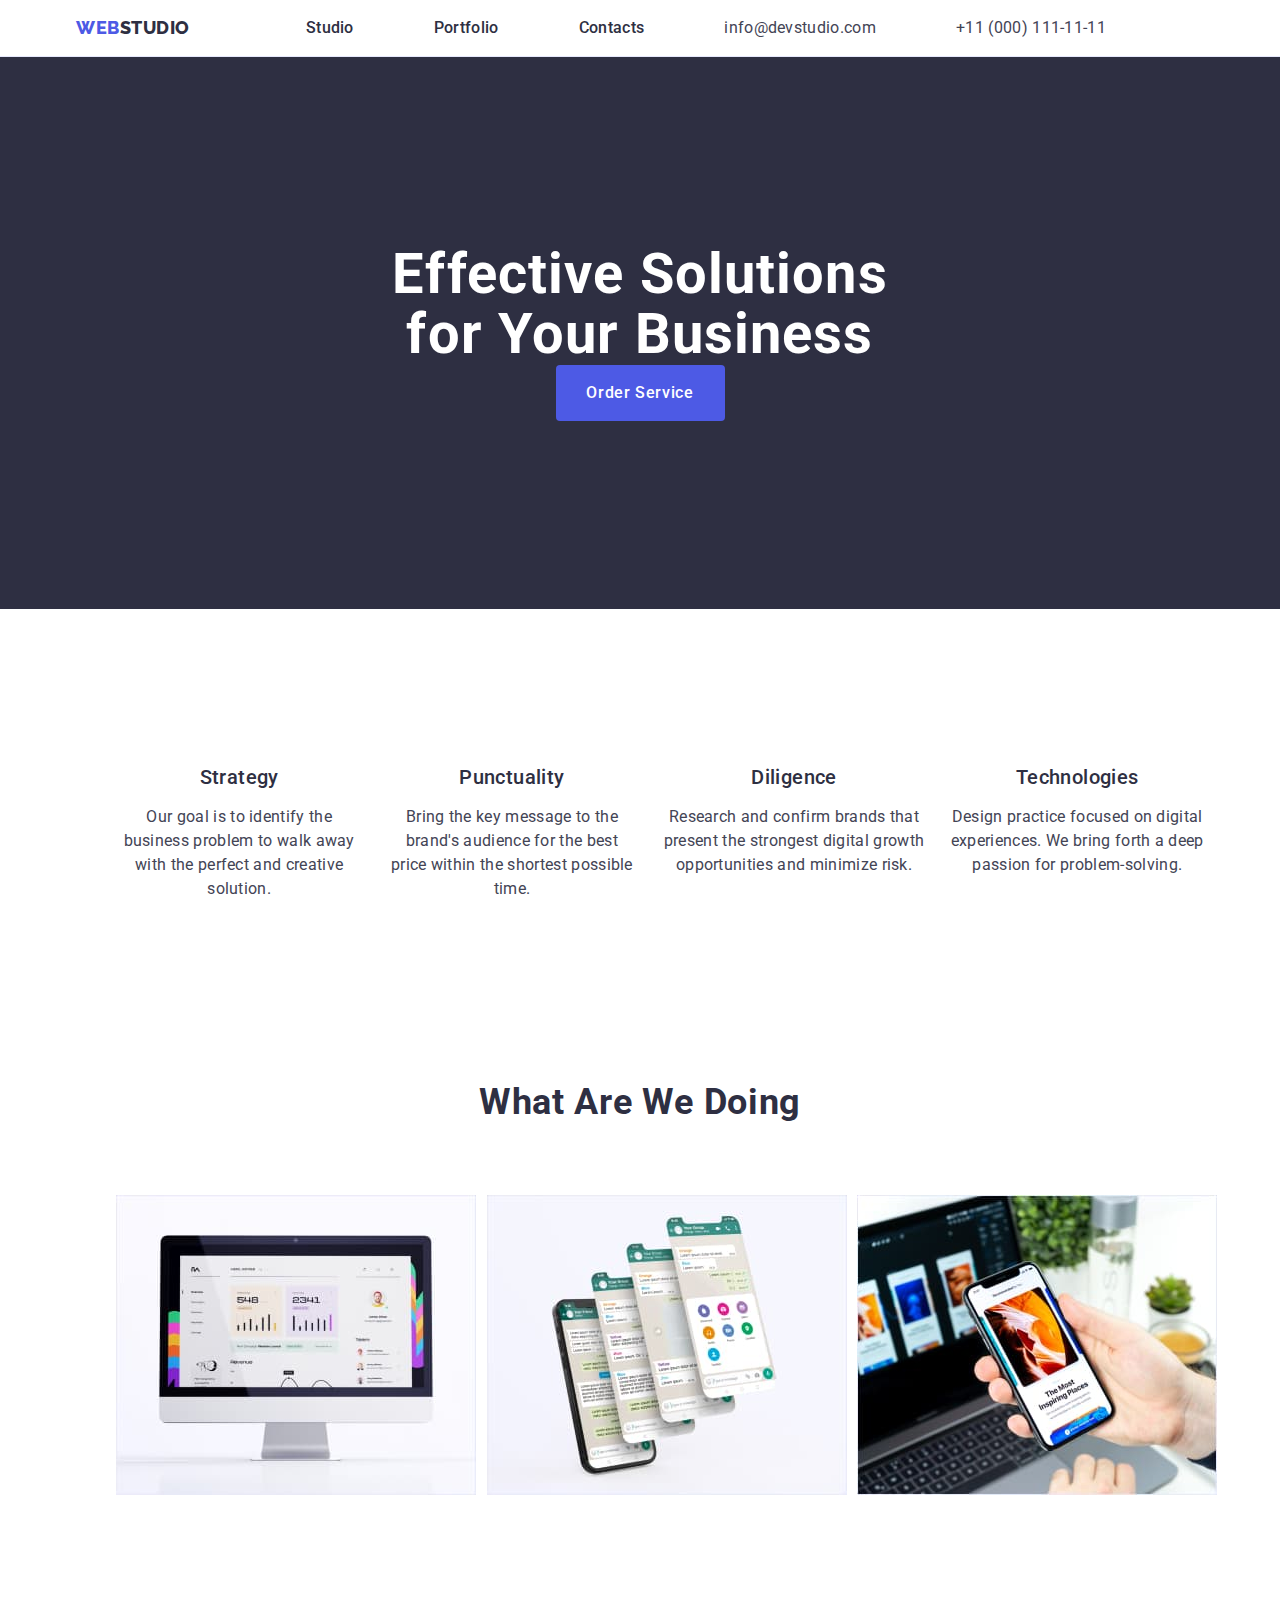
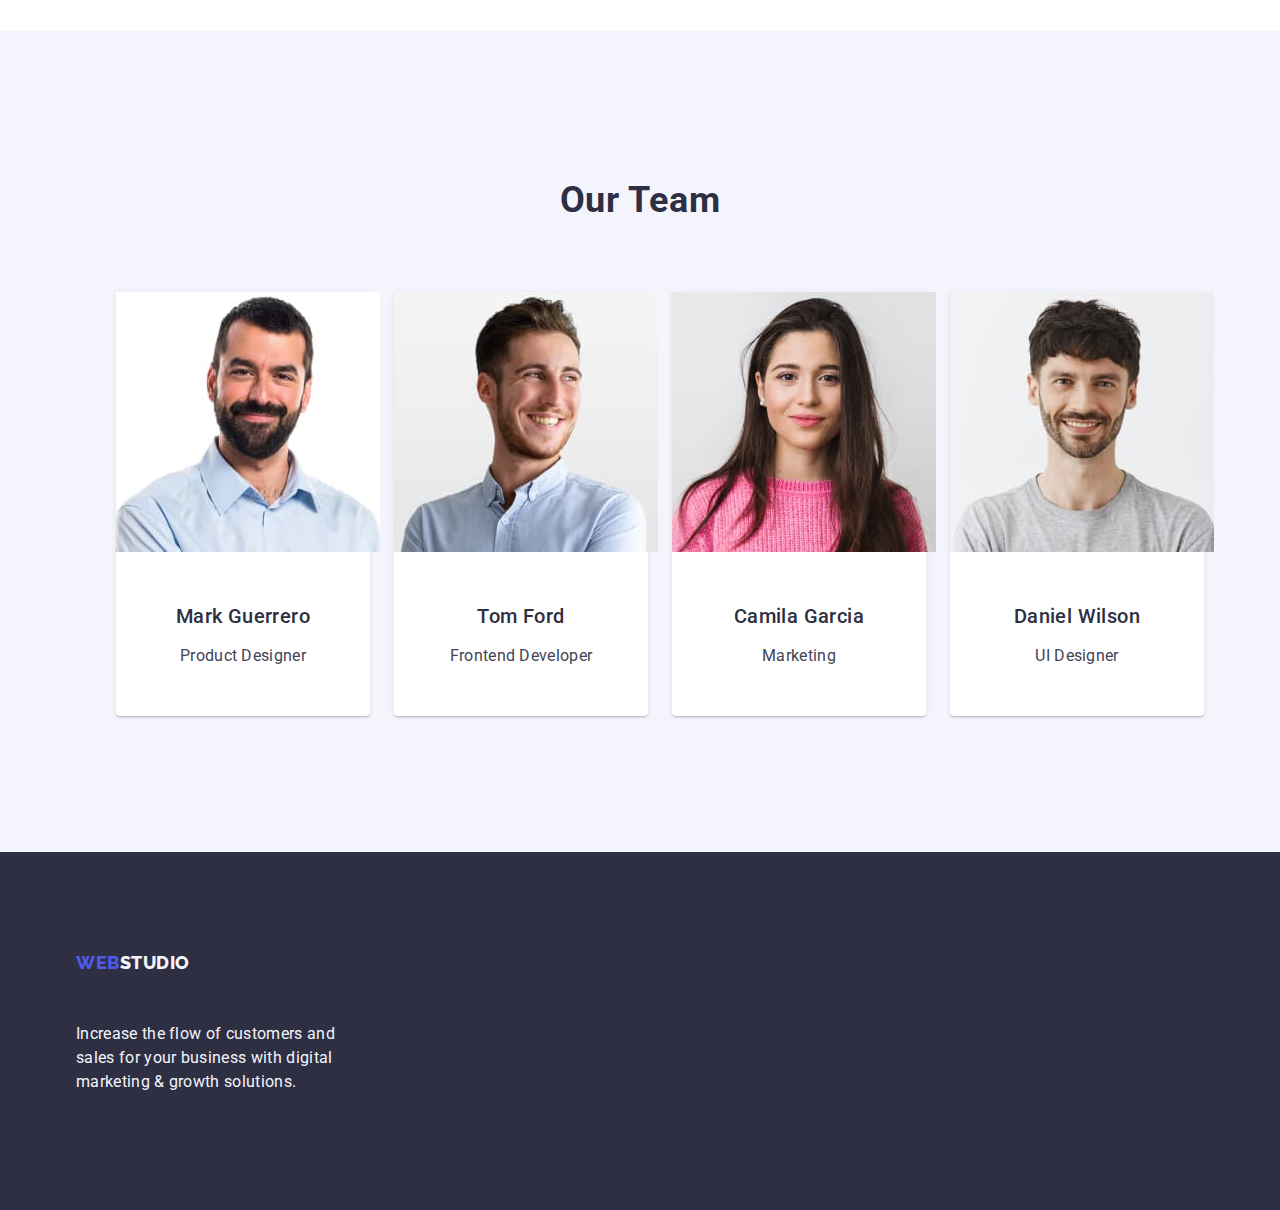
<file: index.html>
<!DOCTYPE html>
<html lang="en">
  <head>
    <meta charset="UTF-8" />
    <meta name="viewport" content="width=device-width, initial-scale=1.0" />
    <title>WebStudio</title>

    <link rel="preconnect" href="https://fonts.googleapis.com" />
    <link rel="preconnect" href="https://fonts.gstatic.com" crossorigin />
    <link
      href="https://fonts.googleapis.com/css2?family=Raleway:wght@800&family=Roboto:wght@400;500;700;900&display=swap"
      rel="stylesheet"
    />

    <link
    href=https://cdnjs.cloudflare.com/ajax/libs/modern-normalize/2.0.0/modern-normalize.min.css
    rel="stylesheet" />

    <link rel="stylesheet" href="./css/style.css" />
  </head>
  <body>
    <!--Hero section-->
    <header class="header-container">
      <!--Logo-->
      <div class="header-section container">
        <nav class="nav-elements">
          <a class="logo link" href="./index.html"
            >Web<span class="second-logo-part">Studio</span></a
          >
          <ul class="menu">
            <li class="list-items">
              <a class="nav-link link" href="./index.html">Studio</a>
            </li>
            <li class="list-items">
              <a class="nav-link link" href="./portfolio.html">Portfolio</a>
            </li>
            <li class="list-items">
              <a class="nav-link link" href="">Contacts</a>
            </li>
          </ul>
        </nav>
        <!--Contacts-->
        <address class="contacts-section">
          <ul class="menu">
            <li class="list-items">
              <a class="address-link link" href="mailto:info@devstudio.com"
                >info@devstudio.com</a
              >
            </li>
            <li class="list-items">
              <a class="address-link link" href="tel:+110001111111"
                >+11 (000) 111-11-11</a
              >
            </li>
          </ul>
        </address>
      </div>
    </header>
    <main>
      <!--Title-->
      <section class="first-section">
        <div class="container">
          <h1 class="hero-content">Effective Solutions for Your Business</h1>
          <button class="btn-order-service" type="button">Order Service</button>
        </div>
      </section>
      <!--Bussiness abilities-->
      <section class="second-section">
        <div class="container">
          <h2 class="visually-hidden">Strategy</h2>
          <ul class="list">
            <li class-="list-elements">
              <h3 class="subtitles">Strategy</h3>
              <p class="paragraph-subtitles">
                Our goal is to identify the business problem to walk away with
                the perfect and creative solution.
              </p>
            </li>
            <li class-="list-elements">
              <h3 class="subtitles">Punctuality</h3>
              <p class="paragraph-subtitles">
                Bring the key message to the brand's audience for the best price
                within the shortest possible time.
              </p>
            </li>
            <li class-="list-elements">
              <h3 class="subtitles">Diligence</h3>
              <p class="paragraph-subtitles">
                Research and confirm brands that present the strongest digital
                growth opportunities and minimize risk.
              </p>
            </li>
            <li class-="list-elements">
              <h3 class="subtitles">Technologies</h3>
              <p class="paragraph-subtitles">
                Design practice focused on digital experiences. We bring forth a
                deep passion for problem-solving.
              </p>
            </li>
          </ul>
        </div>
      </section>
      <!--Work description-->
      <section class="third-section">
        <div class="container">
          <h2 class="titles">What are we doing</h2>
          <ul class="list">
            <li class="third-section-images">
              <a class="link" href="www.">
                <img
                  src="./images/computerscreen.jpg"
                  alt="computerscreen"
                  width="360"
                />
              </a>
            </li>
            <li class="third-section-images">
              <a class="link" href="www.">
                <img src="./images/phoneapp.jpg" alt="phoneapp" width="360" />
              </a>
            </li>
            <li class="third-section-images">
              <a class="link" href="www.">
                <img
                  src="./images/phonescreen.jpg"
                  alt="phonescreen"
                  width="360"
                />
              </a>
            </li>
          </ul>
        </div>
      </section>
      <!--Team details-->
      <section class="forth-section">
        <div class="container">
          <h2 class="titles">Our Team</h2>
          <ul class="list">
            <li class="forth-section-images">
              <img
                src="./images/markguerrero.jpg"
                alt="Mark Guerrero"
                width="264"
              />
              <div class="team-details">
                <h3 class="subtitles">Mark Guerrero</h3>
                <p class="paragraph-subtitles">Product Designer</p>
              </div>
              <a class="link" href="www."> </a>
            </li>
            <li class="forth-section-images">
              <img src="./images/tomford.jpg" alt="Tom Ford" width="264" />
              <div class="team-details">
                <h3 class="subtitles">Tom Ford</h3>
                <p class="paragraph-subtitles">Frontend Developer</p>
              </div>
              <a class="link" href="www."> </a>
            </li>
            <li class="forth-section-images">
              <img
                src="./images/camilagarcia.jpg"
                alt="Camila Garcia"
                width="264"
              />
              <div class="team-details">
                <h3 class="subtitles">Camila Garcia</h3>
                <p class="paragraph-subtitles">Marketing</p>
              </div>
              <a class="link" href="www."> </a>
            </li>
            <li class="forth-section-images">
              <img
                src="./images/danielwilson.jpg"
                alt="Daniel Wilson"
                width="264"
              />
              <div class="team-details">
                <h3 class="subtitles">Daniel Wilson</h3>
                <p class="paragraph-subtitles">UI Designer</p>
              </div>
              <a class="link" href="www."> </a>
            </li>
          </ul>
        </div>
      </section>
    </main>
    <!--Contacts-->
    <footer class="footer-section">
      <div class="container">
        <a class="footer-logo logo link" href="./index.html"
          >Web<span class="footer-logo">Studio</span></a
        >
        <p class="promote-site">
          Increase the flow of customers and sales for your business with
          digital marketing & growth solutions.
        </p>
      </div>
    </footer>
  </body>
</html>
</file>
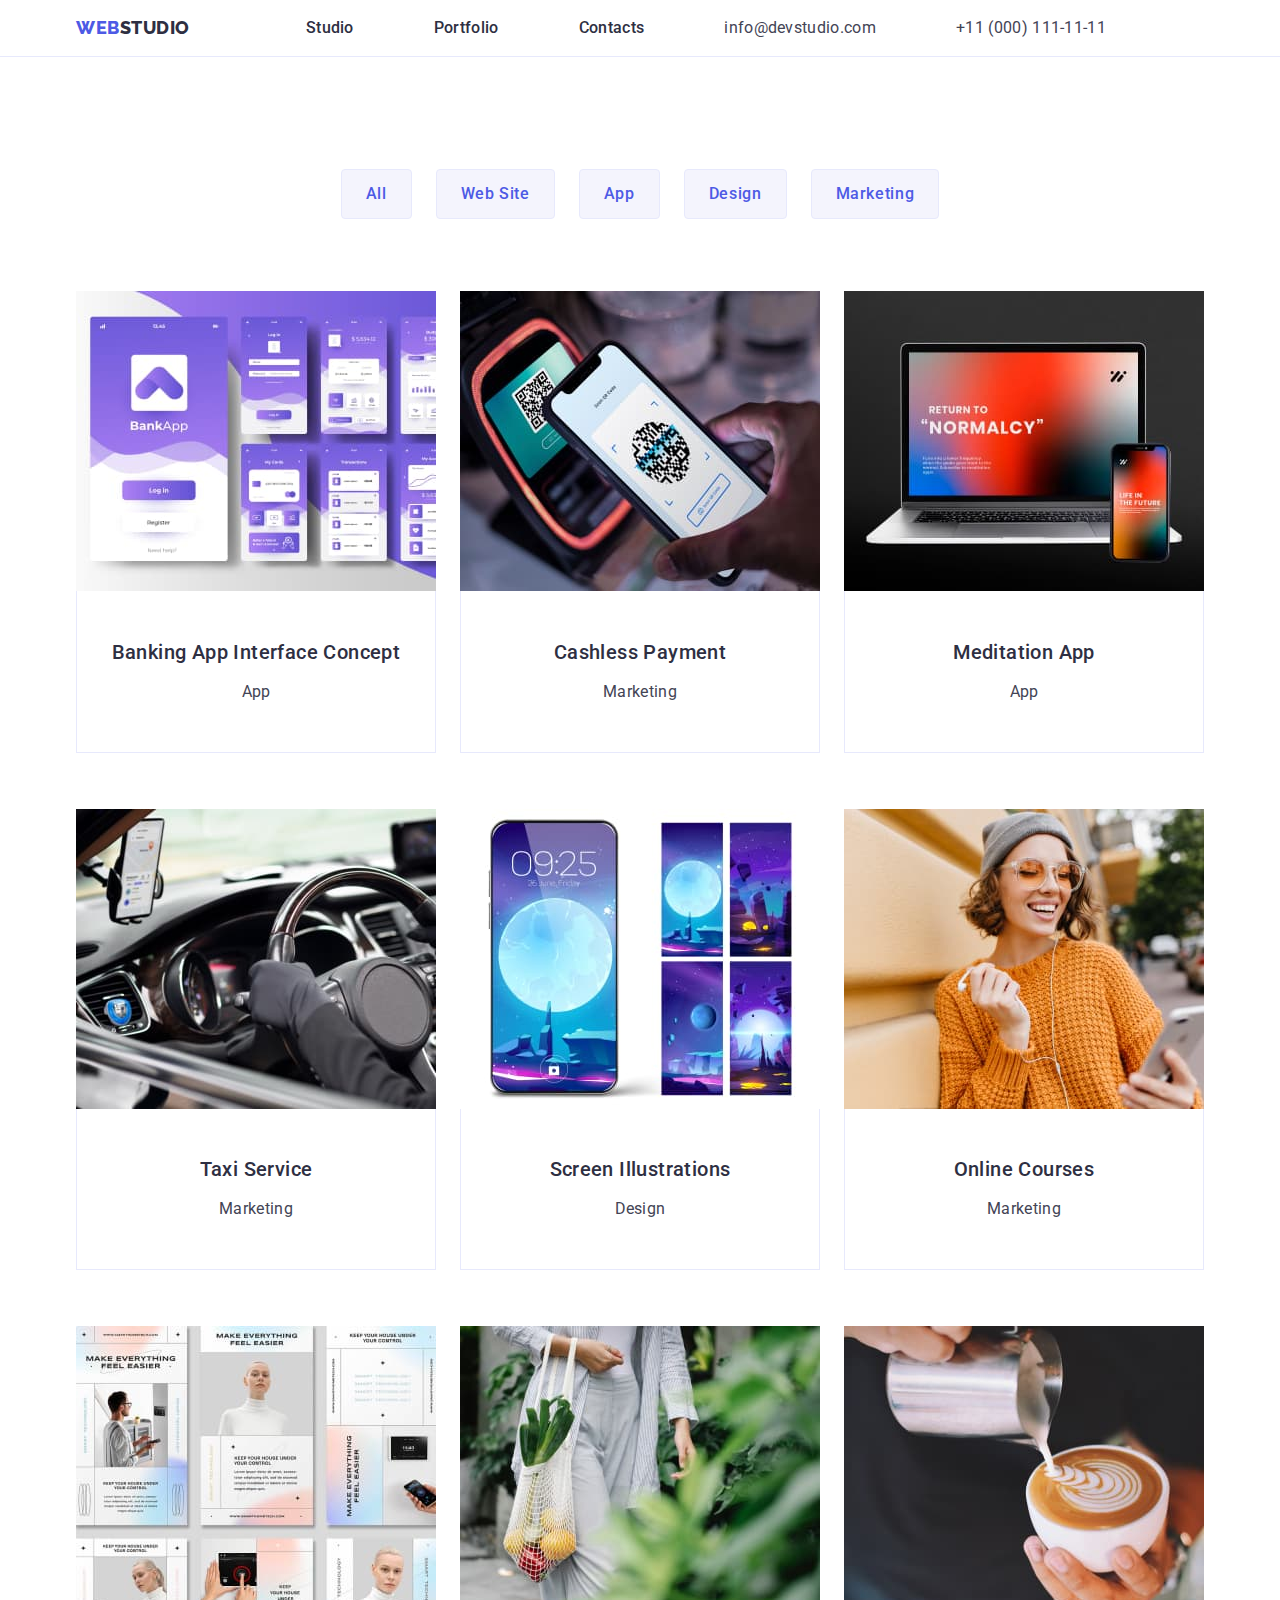
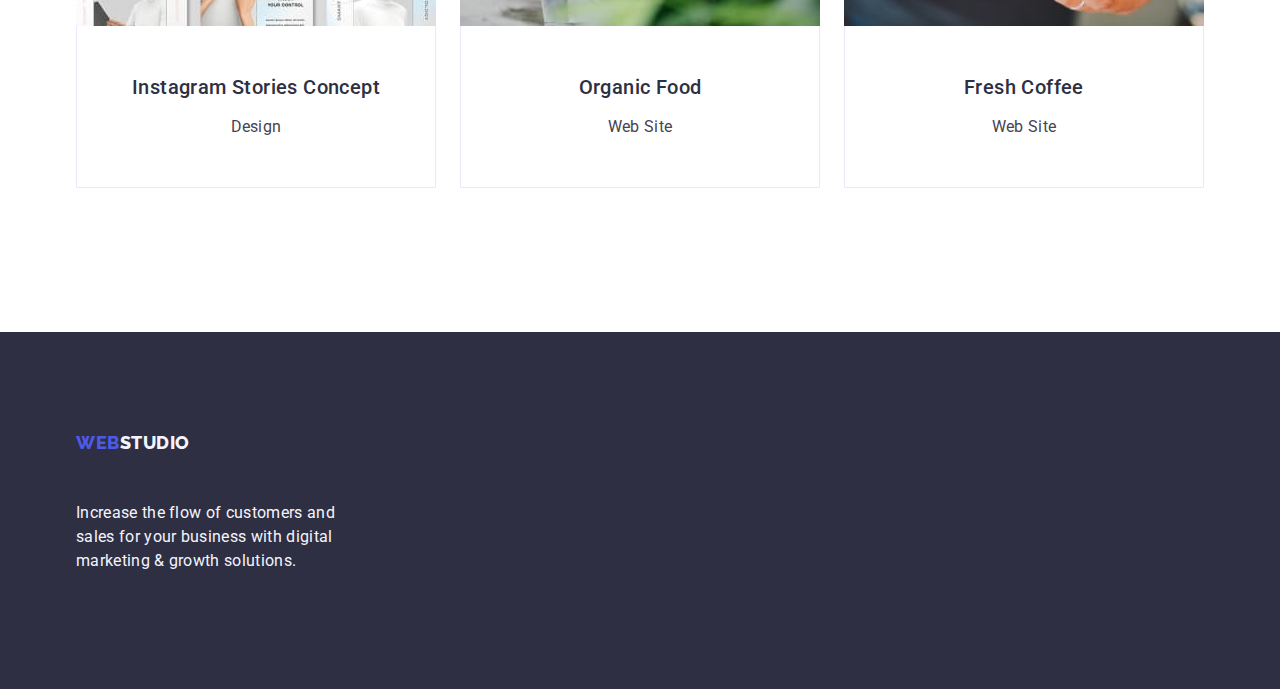
<file: portfolio.html>
<!DOCTYPE html>
<html lang="en">
  <head>
    <meta charset="UTF-8" />
    <meta name="viewport" content="width=device-width, initial-scale=1.0" />
    <title>WebStudio</title>

    <link rel="preconnect" href="https://fonts.googleapis.com" />
    <link rel="preconnect" href="https://fonts.gstatic.com" crossorigin />
    <link
      href="https://fonts.googleapis.com/css2?family=Raleway:wght@800&family=Roboto:wght@400;500;700;900&display=swap"
      rel="stylesheet"
    />

    <link
    href=https://cdnjs.cloudflare.com/ajax/libs/modern-normalize/2.0.0/modern-normalize.min.css
    rel="stylesheet" />

    <link rel="stylesheet" href="./css/style.css" />
  </head>
  <body>
    <!--Hero section-->
    <header class="header-container">
      <!--Logo-->
      <div class="header-section container">
        <nav class="nav-elements">
          <a class="logo link" href="./index.html"
            >Web<span class="second-logo-part">Studio</span></a
          >
          <ul class="menu">
            <li class="list-items">
              <a class="nav-link link" href="./index.html">Studio</a>
            </li>
            <li class="list-items">
              <a class="nav-link link" href="./portfolio.html">Portfolio</a>
            </li>
            <li class="list-items">
              <a class="nav-link link" href="">Contacts</a>
            </li>
          </ul>
        </nav>
        <!--Contacts-->
        <address class="contacts-section">
          <ul class="menu">
            <li class="list-items">
              <a class="address-link link" href="mailto:info@devstudio.com"
                >info@devstudio.com</a
              >
            </li>
            <li class="list-items">
              <a class="address-link link" href="tel:+110001111111"
                >+11 (000) 111-11-11</a
              >
            </li>
          </ul>
        </address>
      </div>
    </header>
    <main>
      <!--Navigation buttons-->
      <section class="portfolio-section">
        <div class="container">
          <h1 class="visually-hidden">What are we doing</h1>
          <ul class="portfolio-list-buttons">
            <li>
              <button class="portfolio-buttons" type="button">All</button>
            </li>
            <li>
              <button class="portfolio-buttons" type="button">Web Site</button>
            </li>
            <li>
              <button class="portfolio-buttons" type="button">App</button>
            </li>
            <li>
              <button class="portfolio-buttons" type="button">Design</button>
            </li>
            <li>
              <button class="portfolio-buttons" type="button">Marketing</button>
            </li>
          </ul>
          <!--Apps images-->
          <ul class="portfolio-list">
            <li class="portfolio-content">
              <a href="www." class="link">
                <img
                  src="./images/onlinebanking.jpg"
                  alt="bankingapp"
                  width="360"
                />
                <div class="portfolio-container">
                  <h2 class="subtitles">Banking App Interface Concept</h2>
                  <p class="paragraph-subtitles">App</p>
                </div>
              </a>
            </li>
            <li class="portfolio-content">
              <a href="www." class="link">
                <img
                  src="./images/cardpayment.jpg"
                  alt="cardpayment"
                  width="360"
                />
                <div class="portfolio-container">
                  <h2 class="subtitles">Cashless Payment</h2>
                  <p class="paragraph-subtitles">Marketing</p>
                </div>
              </a>
            </li>
            <li class="portfolio-content">
              <a href="www." class="link">
                <img
                  src="./images/computerapp.jpg"
                  alt="meditationapp"
                  width="360"
                />
                <div class="portfolio-container">
                  <h2 class="subtitles">Meditation App</h2>
                  <p class="paragraph-subtitles">App</p>
                </div>
              </a>
            </li>
            <li class="portfolio-content">
              <a href="www." class="link">
                <img
                  src="./images/dropoffservice.jpg"
                  alt="driverjob"
                  width="360"
                />
                <div class="portfolio-container">
                  <h2 class="subtitles">Taxi Service</h2>
                  <p class="paragraph-subtitles">Marketing</p>
                </div>
              </a>
            </li>
            <li class="portfolio-content">
              <a href="www." class="link">
                <img
                  src="./images/phonewallpapers.jpg"
                  alt="honeimages"
                  width="360"
                />
                <div class="portfolio-container">
                  <h2 class="subtitles">Screen Illustrations</h2>
                  <p class="paragraph-subtitles">Design</p>
                </div>
              </a>
            </li>
            <li class="portfolio-content">
              <a href="www." class="link">
                <img
                  src="./images/onlinecourses.jpg"
                  alt="onlinelearning"
                  width="360"
                />
                <div class="portfolio-container">
                  <h2 class="subtitles">Online Courses</h2>
                  <p class="paragraph-subtitles">Marketing</p>
                </div>
              </a>
            </li>
            <li class="portfolio-content">
              <a href="www." class="link">
                <img
                  src="./images/instagramideas.jpg"
                  alt="socialmediacontent"
                  width="360"
                />
                <div class="portfolio-container">
                  <h2 class="subtitles">Instagram Stories Concept</h2>
                  <p class="paragraph-subtitles">Design</p>
                </div>
              </a>
            </li>
            <li class="portfolio-content">
              <a href="www." class="link">
                <img
                  src="./images/organicfood.jpg"
                  alt="healthyfood"
                  width="360"
                />
                <div class="portfolio-container">
                  <h2 class="subtitles">Organic Food</h2>
                  <p class="paragraph-subtitles">Web Site</p>
                </div>
              </a>
            </li>
            <li class="portfolio-content">
              <a href="www." class="link">
                <img
                  src="./images/barista.jpg"
                  alt="pouringcoffe"
                  width="360"
                />
                <div class="portfolio-container">
                  <h2 class="subtitles">Fresh Coffee</h2>
                  <p class="paragraph-subtitles">Web Site</p>
                </div>
              </a>
            </li>
          </ul>
        </div>
      </section>
    </main>
    <!--Contacts-->
    <footer class="footer-section">
      <div class="container">
        <a class="footer-logo logo link" href="./index.html"
          >Web<span class="footer-logo">Studio</span></a
        >
        <p class="promote-site">
          Increase the flow of customers and sales for your business with
          digital marketing & growth solutions.
        </p>
      </div>
    </footer>
  </body>
</html>
</file>
<file: css/style.css>
:root {
  --body-font-family: "Roboto", sans-serif;
  --logo-font-family: "Raleway", sans-serif;
}

/* Global Style */
body {
  font-family: var(--body-font-family);
  color: #434455;
  background-color: #ffffff;
}

img {
  display: block;
}

/* Classes */
.container {
  width: 1158px;
  margin: 0 auto;
  padding: 0 15px 0 15px;
}

.header-container {
  border-bottom: 1px solid #e7e9fc;
}

.header-section {
  display: flex;
}

.nav-elements {
  display: flex;
  align-items: center;
}

.menu {
  list-style: none;
  display: flex;
  gap: 40px;
}

.link {
  text-decoration: none;
}

.logo {
  text-transform: uppercase;
  color: #4d5ae5;
  font-size: 18px;
  font-weight: 800;
  line-height: 1.17;
  font-family: var(--logo-font-family);
  letter-spacing: 0.03em;
  margin-right: 76px;
}

.second-logo-part {
  text-transform: uppercase;
  color: #2e2f42;
  font-size: 18px;
  font-weight: 800;
  line-height: 1.17;
  font-family: var(--logo-font-family);
  letter-spacing: 0.03em;
}

.nav-link {
  color: #2e2f42;
  font-size: 16px;
  font-weight: 500;
  line-height: 150%;
  letter-spacing: 0.02em;
  padding: 24px 0 24px;
}

.nav-link:hover,
.nav-link:focus {
  color: #404bbf;
}

.list-items {
  margin-right: 40px;
}

.last-li {
  margin-right: 0;
}

.contacts-section {
  font-style: normal;
}

.address-link {
  color: #434455;
  font-size: 16px;
  font-weight: 400;
  line-height: 150%;
  letter-spacing: 0.02em;
}

.address-link:hover,
.address-link:focus {
  color: #404bbf;
}

.first-section {
  background-color: #2e2f42;
  padding: 188px 0 188px;
}

.hero-content {
  color: #ffffff;
  text-align: center;
  font-size: 56px;
  line-height: 1.07;
  letter-spacing: 0.02em;
  max-width: 496px;
  margin: 0 auto;
}

.btn-order-service {
  font-family: "Roboto", sans-serif;
  background-color: #4d5ae5;
  color: #ffffff;
  font-size: 16px;
  font-weight: 500;
  line-height: 150%;
  letter-spacing: 0.04em;
  cursor: pointer;
  display: block;
  min-width: 169px;
  height: 56px;
  border: none;
  border-radius: 4px;
  margin: 0 auto;
}

.btn-order-service:hover,
.btn-order-service:focus {
  background-color: #404bbf;
}

.second-section {
  padding: 120px 0 120px;
}

.visually-hidden {
  position: absolute;
  width: 1px;
  height: 1px;
  margin: 0;
  border: 0;
  padding: 0;
  white-space: nowrap;
  clip-path: inset(0 0 0 0);
  overflow: hidden;
}

.list {
  list-style: none;
  display: flex;
  gap: 24px;
}

.second-list {
  width: 100%;
  min-width: 264px;
}

.third-section {
  padding-bottom: 120px;
}

.third-section-images {
  width: calc((100% - 3 * 16px) / 3);
}

.portfolio-section {
  padding-top: 96px;
  padding-bottom: 120px;
}

.portfolio-list-buttons {
  list-style: none;
  display: flex;
  justify-content: center;
  gap: 24px;
  margin-bottom: 72px;
  padding: 0;
}

.portfolio-buttons {
  background-color: #f4f4fd;
  color: #4d5ae5;
  font-size: 16px;
  font-weight: 500;
  line-height: 150%;
  letter-spacing: 0.04em;
  cursor: pointer;
  font-family: "Roboto", sans-serif;
  padding: 12px 24px 12px;
  border-radius: 4px;
  border: 1px solid var(--CORNFLOWER, #e7e9fc);
  background: var(--CLOUD, #f4f4fd);
}

.portfolio-buttons:hover,
.portfolio-buttons:focus {
  background-color: #404bbf;
  color: #ffffff;
  border: 1px solid transparent;
}

.portfolio-list {
  list-style: none;
  display: flex;
  flex-wrap: wrap;
  column-gap: 24px;
  row-gap: 48px;
  padding: 0;
}

.portfolio-content {
  flex-basis: calc((100% - 48px) / 3);
}

.portfolio-container {
  padding: 32px 16px;
  border: 1px solid var(--CORNFLOWER, #e7e9fc);
  border-top: none;
  margin-bottom: 8px;
}

.titles {
  color: #2e2f42;
  font-size: 36px;
  font-weight: 700;
  line-height: 1.11;
  letter-spacing: 0.02em;
  text-align: center;
  text-transform: capitalize;
  margin-bottom: 72px;
}

.forth-section {
  background-color: #f4f4fd;
  padding: 120px 0 120px;
}

.forth-section-images {
  width: calc((100% - 3 * 24px) / 4);
  border-radius: 0px 0px 4px 4px;
  background: var(--WHITE, #fff);
  box-shadow: 0px 2px 1px 0px rgba(46, 47, 66, 0.08),
    0px 1px 1px 0px rgba(46, 47, 66, 0.16),
    0px 1px 6px 0px rgba(46, 47, 66, 0.08);
}

.team-details {
  padding: 32px 0 32px;
}

.subtitles {
  color: #2e2f42;
  font-size: 20px;
  font-weight: 500;
  line-height: 120%;
  letter-spacing: 0.02em;
  text-align: center;
  margin-bottom: 8px;
}

.paragraph-subtitles {
  color: #434455;
  font-size: 16px;
  font-weight: 400;
  letter-spacing: 0.02em;
  line-height: 150%;
  text-align: center;
}

.link {
  text-decoration: none;
}

.footer-section {
  background-color: #2e2f42;
  padding: 100px 0 100px;
}

.footer-logo {
  text-transform: uppercase;
  color: #f4f4fd;
  font-size: 18px;
  font-weight: 800;
  line-height: 1.17;
  letter-spacing: 0.03em;
  font-family: var(--logo-font-family);
  margin-right: 76px;
  display: inline-block;
  margin-bottom: 16px;
}

.logo {
  color: #4d5ae5;
}

.promote-site {
  color: #f4f4fd;
  line-height: 150%;
  letter-spacing: 0.02em;
  max-width: 264px;
}
</file>
